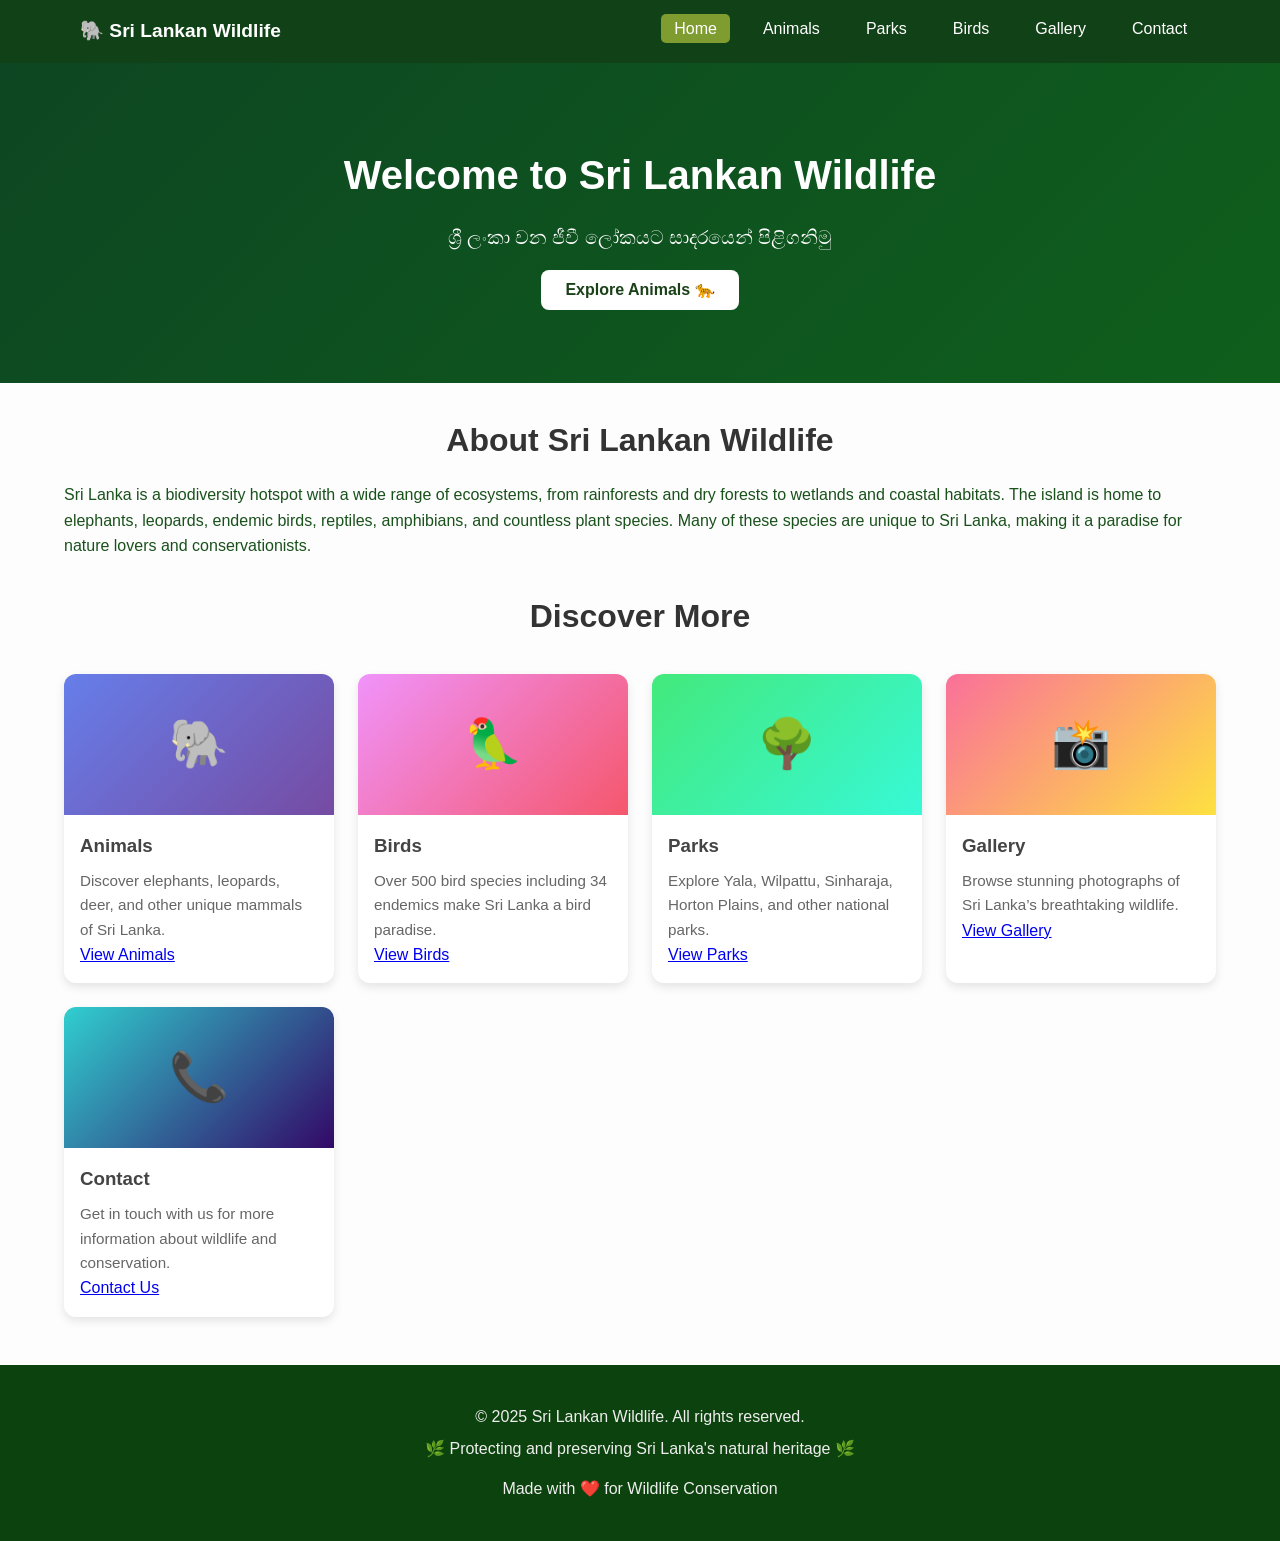
<file: index.html>
<!DOCTYPE html>
<html lang="si">
<head>
    <meta charset="UTF-8">
    <meta name="viewport" content="width=device-width, initial-scale=1.0">
    <meta name="description" content="Sri Lankan Wildlife - Explore the rich biodiversity of Sri Lanka, including animals, birds, and national parks.">
    <meta name="keywords" content="Sri Lanka wildlife, animals, birds, national parks, conservation">
    <meta name="author" content="Sri Lankan Wildlife">
    <title>Sri Lankan Wildlife - ශ්‍රී ලංකා වන ජීවී | Home</title>
    <link rel="stylesheet" href="style.css">
</head>
<body>
    <nav>
        <div class="container">
            <div class="logo">🐘 Sri Lankan Wildlife</div>
            <ul id="nav-menu">
                <li><a href="index.html" data-page="home" class="active">Home</a></li>
                <li><a href="animals.html" data-page="animals">Animals</a></li>
                <li><a href="parks.html" data-page="parks">Parks</a></li>
                <li><a href="birds.html" data-page="birds">Birds</a></li>
                <li><a href="gallery.html" data-page="gallery">Gallery</a></li>
                <li><a href="contact.html" data-page="contact">Contact</a></li>
            </ul>
        </div>
    </nav>

    <!-- Hero Section -->
    <header class="hero">
        <div class="hero-content">
            <h1>Welcome to Sri Lankan Wildlife</h1>
            <p>ශ්‍රී ලංකා වන ජීවී ලෝකයට සාදරයෙන් පිළිගනිමු</p>
            <a href="animals.html" class="btn">Explore Animals 🐆</a>
        </div>
    </header>

    <!-- About Section -->
    <section class="container">
        <h2>About Sri Lankan Wildlife</h2>
        <p>
            Sri Lanka is a biodiversity hotspot with a wide range of ecosystems,
            from rainforests and dry forests to wetlands and coastal habitats.
            The island is home to elephants, leopards, endemic birds, reptiles, amphibians,
            and countless plant species. Many of these species are unique to Sri Lanka,
            making it a paradise for nature lovers and conservationists.
        </p>
    </section>

    <!-- Quick Links -->
    <section class="container">
        <h2>Discover More</h2>
        <div class="cards">
            <div class="card">
                <div class="card-img" style="background: linear-gradient(135deg, #667eea 0%, #764ba2 100%);">🐘</div>
                <div class="card-content">
                    <h3>Animals</h3>
                    <p>Discover elephants, leopards, deer, and other unique mammals of Sri Lanka.</p>
                    <a href="animals.html" class="btn">View Animals</a>
                </div>
            </div>

            <div class="card">
                <div class="card-img" style="background: linear-gradient(135deg, #f093fb 0%, #f5576c 100%);">🦜</div>
                <div class="card-content">
                    <h3>Birds</h3>
                    <p>Over 500 bird species including 34 endemics make Sri Lanka a bird paradise.</p>
                    <a href="birds.html" class="btn">View Birds</a>
                </div>
            </div>

            <div class="card">
                <div class="card-img" style="background: linear-gradient(135deg, #43e97b 0%, #38f9d7 100%);">🌳</div>
                <div class="card-content">
                    <h3>Parks</h3>
                    <p>Explore Yala, Wilpattu, Sinharaja, Horton Plains, and other national parks.</p>
                    <a href="parks.html" class="btn">View Parks</a>
                </div>
            </div>

            <div class="card">
                <div class="card-img" style="background: linear-gradient(135deg, #fa709a 0%, #fee140 100%);">📸</div>
                <div class="card-content">
                    <h3>Gallery</h3>
                    <p>Browse stunning photographs of Sri Lanka’s breathtaking wildlife.</p>
                    <a href="gallery.html" class="btn">View Gallery</a>
                </div>
            </div>

            <div class="card">
                <div class="card-img" style="background: linear-gradient(135deg, #30cfd0 0%, #330867 100%);">📞</div>
                <div class="card-content">
                    <h3>Contact</h3>
                    <p>Get in touch with us for more information about wildlife and conservation.</p>
                    <a href="contact.html" class="btn">Contact Us</a>
                </div>
            </div>
        </div>
    </section>

    <!-- Footer -->
    <footer>
        <div class="container">
            <p>&copy; 2025 Sri Lankan Wildlife. All rights reserved.</p>
            <p>🌿 Protecting and preserving Sri Lanka's natural heritage 🌿</p>
            <p style="margin-top: 1rem;">Made with ❤️ for Wildlife Conservation</p>
        </div>
    </footer>
</body>
</html>
</file>
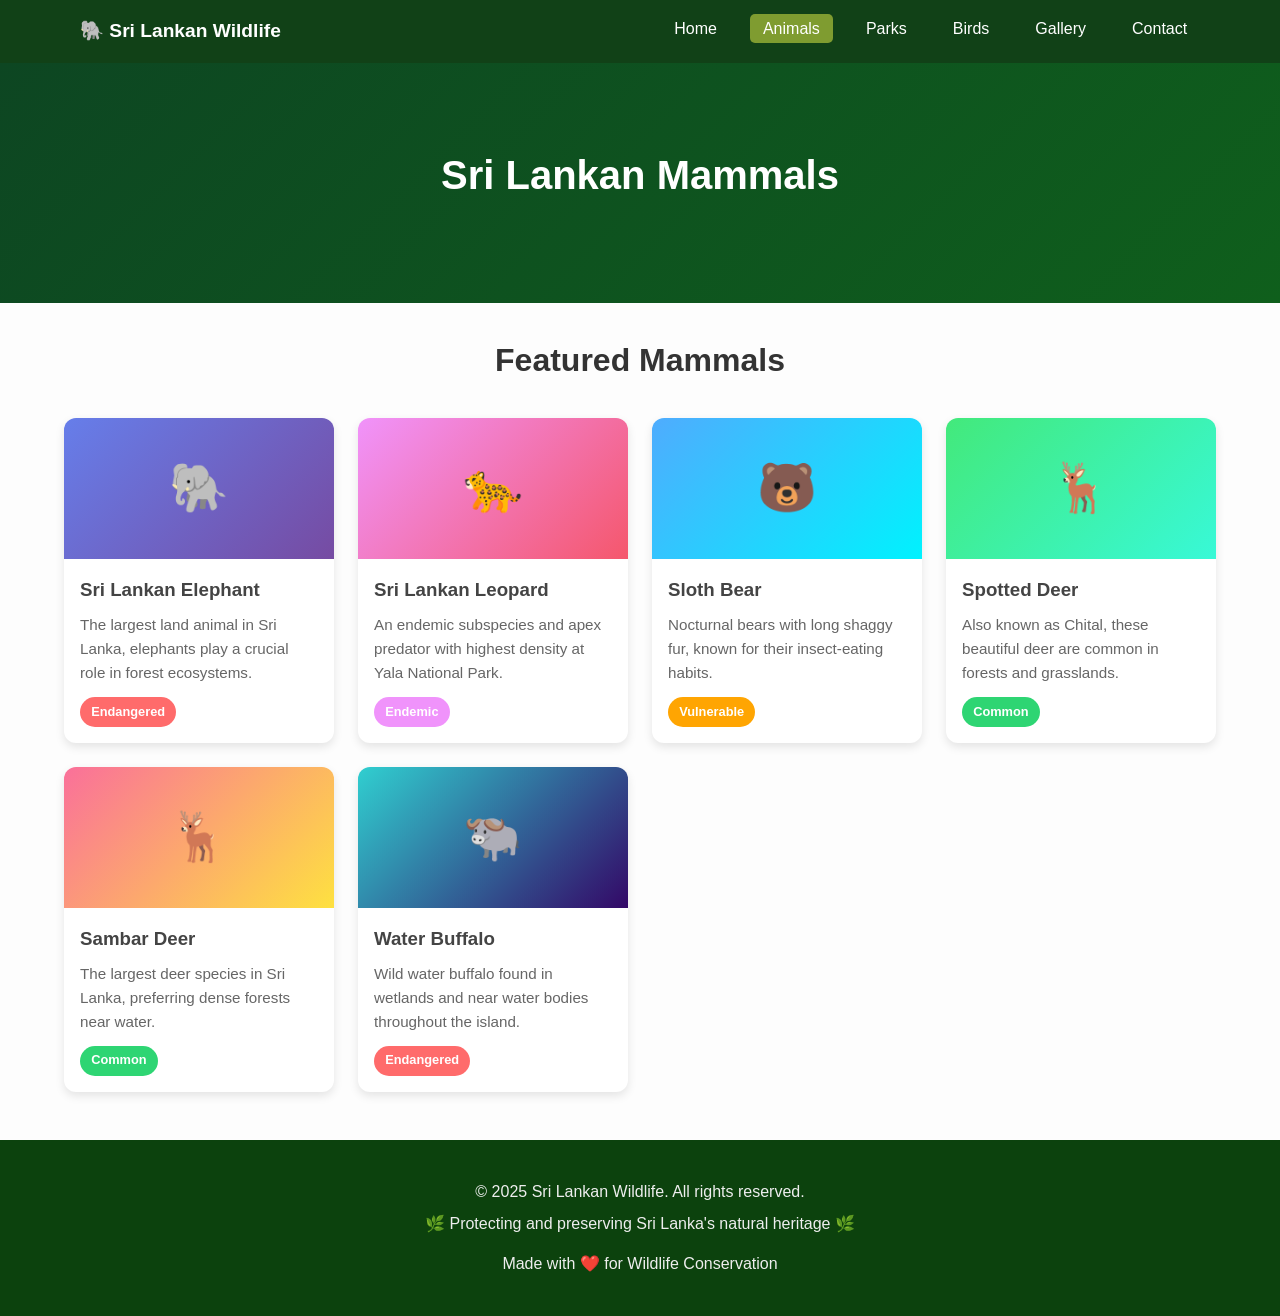
<file: animals.html>
<!DOCTYPE html>
<html lang="si">
<head>
    <meta charset="UTF-8">
    <meta name="viewport" content="width=device-width, initial-scale=1.0">
    <meta name="description" content="Discover Sri Lankan wildlife including elephants, leopards, and other endemic mammals. Learn about endangered species and conservation efforts.">
    <meta name="keywords" content="Sri Lankan wildlife, elephants, leopards, mammals, endangered species, wildlife conservation">
    <meta name="author" content="Sri Lankan Wildlife">
    <title>Sri Lankan Wildlife - ශ්‍රී ලංකා වන ජීවී | Animals & Mammals</title>
    <link rel="stylesheet" href="style.css">
</head>
<body>
    <!-- Navigation -->
    <nav>
        <div class="container">
            <div class="logo">🐘 Sri Lankan Wildlife</div>
            <ul id="nav-menu">
                <li><a href="index.html" data-page="home">Home</a></li>
                <li><a href="animals.html" data-page="animals" class="active">Animals</a></li>
                <li><a href="parks.html" data-page="parks">Parks</a></li>
                <li><a href="birds.html" data-page="birds">Birds</a></li>
                <li><a href="gallery.html" data-page="gallery">Gallery</a></li>
                <li><a href="contact.html" data-page="contact">Contact</a></li>
            </ul>
        </div>
    </nav>

    <!-- Hero Section -->
    <div id="animals" class="page">
        <div class="hero">
            <div class="hero-content">
                <h1>Sri Lankan Mammals</h1>
            </div>
        </div>
        
        <!-- Animals Section -->
        <section class="container">
            <h2>Featured Mammals</h2>
            
            <div class="cards">
                <!-- Elephant -->
                <div class="card" onclick="showAnimalDetails('elephant')">
                    <div class="card-img" style="background: linear-gradient(135deg, #667eea 0%, #764ba2 100%);">🐘</div>
                    <div class="card-content">
                        <h3>Sri Lankan Elephant</h3>
                        <p>The largest land animal in Sri Lanka, elephants play a crucial role in forest ecosystems.</p>
                        <span class="card-badge endangered">Endangered</span>
                    </div>
                </div>

                <!-- Leopard -->
                <div class="card" onclick="showAnimalDetails('leopard')">
                    <div class="card-img" style="background: linear-gradient(135deg, #f093fb 0%, #f5576c 100%);">🐆</div>
                    <div class="card-content">
                        <h3>Sri Lankan Leopard</h3>
                        <p>An endemic subspecies and apex predator with highest density at Yala National Park.</p>
                        <span class="card-badge endemic">Endemic</span>
                    </div>
                </div>

                <!-- Sloth Bear -->
                <div class="card" onclick="showAnimalDetails('bear')">
                    <div class="card-img" style="background: linear-gradient(135deg, #4facfe 0%, #00f2fe 100%);">🐻</div>
                    <div class="card-content">
                        <h3>Sloth Bear</h3>
                        <p>Nocturnal bears with long shaggy fur, known for their insect-eating habits.</p>
                        <span class="card-badge vulnerable">Vulnerable</span>
                    </div>
                </div>

                <!-- Spotted Deer -->
                <div class="card" onclick="showAnimalDetails('deer')">
                    <div class="card-img" style="background: linear-gradient(135deg, #43e97b 0%, #38f9d7 100%);">🦌</div>
                    <div class="card-content">
                        <h3>Spotted Deer</h3>
                        <p>Also known as Chital, these beautiful deer are common in forests and grasslands.</p>
                        <span class="card-badge common">Common</span>
                    </div>
                </div>

                <!-- Sambar Deer -->
                <div class="card" onclick="showAnimalDetails('sambar')">
                    <div class="card-img" style="background: linear-gradient(135deg, #fa709a 0%, #fee140 100%);">🦌</div>
                    <div class="card-content">
                        <h3>Sambar Deer</h3>
                        <p>The largest deer species in Sri Lanka, preferring dense forests near water.</p>
                        <span class="card-badge common">Common</span>
                    </div>
                </div>

                <!-- Water Buffalo -->
                <div class="card" onclick="showAnimalDetails('buffalo')">
                    <div class="card-img" style="background: linear-gradient(135deg, #30cfd0 0%, #330867 100%);">🐃</div>
                    <div class="card-content">
                        <h3>Water Buffalo</h3>
                        <p>Wild water buffalo found in wetlands and near water bodies throughout the island.</p>
                        <span class="card-badge endangered">Endangered</span>
                    </div>
                </div>
            </div>
        </section>
    </div>

    <!-- Modal for Animal Details -->
    <div id="animalModal" class="modal">
        <div class="modal-content">
            <span class="close" onclick="closeModal()">&times;</span>
            <div id="modalBody"></div>
        </div>
    </div>

    <!-- Footer -->
    <footer>
        <div class="container">
            <p>&copy; 2025 Sri Lankan Wildlife. All rights reserved.</p>
            <p>🌿 Protecting and preserving Sri Lanka's natural heritage 🌿</p>
            <p style="margin-top: 1rem;">Made with ❤️ for Wildlife Conservation</p>
        </div>
    </footer>

    <!-- JavaScript -->
    <script>
        // Animal details data
        const animalData = {
            elephant: {
                name: 'Sri Lankan Elephant',
                emoji: '🐘',
                scientific: 'Elephas maximus maximus',
                description: 'The Sri Lankan elephant is a subspecies of the Asian elephant. They are the largest living land animals in Sri Lanka and play a vital role in maintaining the island\'s ecosystem.',
                facts: [
                    'Population: Approximately 6,000 elephants',
                    'Height: Up to 3.2 meters at shoulder',
                    'Weight: 2,000 to 5,500 kg',
                    'Habitat: Forests, grasslands, and cultivated areas',
                    'Diet: Herbivores - eat up to 150kg of vegetation daily'
                ]
            },
            leopard: {
                name: 'Sri Lankan Leopard',
                emoji: '🐆',
                scientific: 'Panthera pardus kotiya',
                description: 'An endemic subspecies found only in Sri Lanka. Yala National Park has one of the highest leopard densities in the world.',
                facts: [
                    'Status: Endangered endemic subspecies',
                    'Population: Estimated 700-950 individuals',
                    'Weight: 50-77 kg',
                    'Habitat: Dry zone forests and grasslands',
                    'Diet: Carnivore - hunts deer, wild boar, and smaller mammals'
                ]
            },
            bear: {
                name: 'Sloth Bear',
                emoji: '🐻',
                scientific: 'Melursus ursinus',
                description: 'Nocturnal bears with distinctive long, shaggy fur. They have specialized lips and tongues for feeding on insects.',
                facts: [
                    'Status: Vulnerable',
                    'Weight: 80-145 kg',
                    'Height: 60-90 cm at shoulder',
                    'Diet: Primarily termites, ants, and fruits',
                    'Behavior: Mainly nocturnal and solitary'
                ]
            },
            deer: {
                name: 'Spotted Deer (Chital)',
                emoji: '🦌',
                scientific: 'Axis axis',
                description: 'Beautiful deer with white spots on their reddish-brown coat. They are one of the most common deer species in Sri Lankan national parks.',
                facts: [
                    'Height: 90 cm at shoulder',
                    'Weight: 30-75 kg',
                    'Habitat: Forests and grasslands',
                    'Diet: Grasses, leaves, and fruits',
                    'Social: Live in herds of 10-50 individuals'
                ]
            },
            sambar: {
                name: 'Sambar Deer',
                emoji: '🦌',
                scientific: 'Rusa unicolor',
                description: 'The largest deer species in Sri Lanka. They prefer dense forests near water sources and are mostly active during dawn and dusk.',
                facts: [
                    'Height: Up to 1.6 meters at shoulder',
                    'Weight: 100-315 kg',
                    'Habitat: Dense forests near water',
                    'Diet: Grasses, leaves, fruits, and aquatic plants',
                    'Behavior: Mostly solitary or in small groups'
                ]
            },
            buffalo: {
                name: 'Water Buffalo',
                emoji: '🐃',
                scientific: 'Bubalus arnee',
                description: 'Wild water buffalo found in wetlands and near water bodies. They are critically endangered in the wild.',
                facts: [
                    'Status: Endangered',
                    'Weight: 700-1,200 kg',
                    'Height: 1.5-1.9 meters',
                    'Habitat: Wetlands, marshes, and riverbanks',
                    'Diet: Aquatic plants, grasses, and herbs'
                ]
            }
        };

        // Show animal details
        function showAnimalDetails(animal) {
            const data = animalData[animal];
            const modal = document.getElementById('animalModal');
            const modalBody = document.getElementById('modalBody');
            
            modalBody.innerHTML = `
                <div style="text-align: center; font-size: 4rem; margin-bottom: 1rem;">${data.emoji}</div>
                <h2 style="color: #667eea; margin-bottom: 0.5rem;">${data.name}</h2>
                <p style="font-style: italic; color: #666; margin-bottom: 1rem;">${data.scientific}</p>
                <p style="margin-bottom: 1.5rem; line-height: 1.6;">${data.description}</p>
                <h3 style="color: #667eea; margin-bottom: 1rem;">Key Facts:</h3>
                <ul style="list-style: none; padding: 0;">
                    ${data.facts.map(fact => `<li style="padding: 0.5rem 0; border-bottom: 1px solid #eee;">✓ ${fact}</li>`).join('')}
                </ul>
            `;
            
            modal.classList.add('active');
        }

        // Close modal
        function closeModal() {
            document.getElementById('animalModal').classList.remove('active');
        }

        // Close when clicking outside modal
        window.onclick = function(event) {
            const modal = document.getElementById('animalModal');
            if (event.target == modal) {
                closeModal();
            }
        }
    </script>
</body>
</html>
</file>
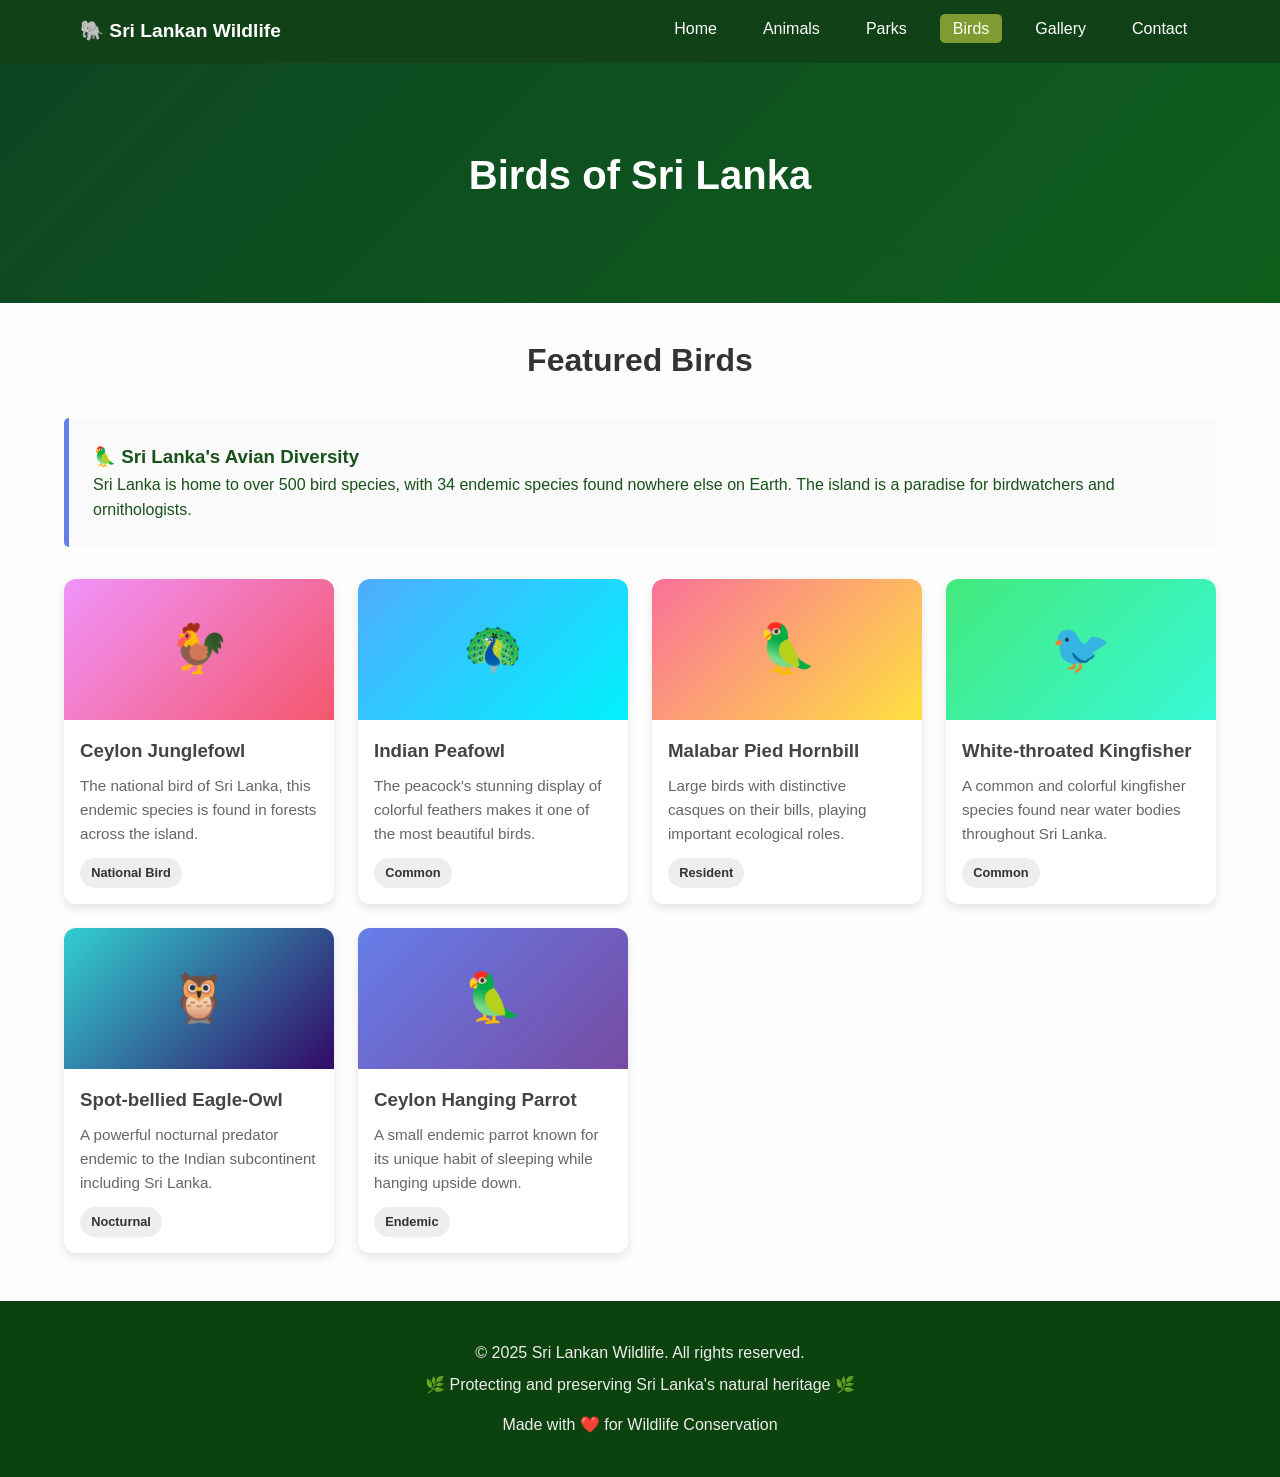
<file: birds.html>
<!DOCTYPE html>
<html lang="si">
<head>
    <meta charset="UTF-8">
    <meta name="viewport" content="width=device-width, initial-scale=1.0">
    <title>Sri Lankan Wildlife - ශ්‍රී ලංකා වන ජීවී | Birds</title>
    <link rel="stylesheet" href="style.css">
</head>
<body>
    <!-- Navigation -->
    <nav>
        <div class="container">
            <div class="logo">🐘 Sri Lankan Wildlife</div>
            <ul id="nav-menu">
                <li><a href="index.html" data-page="home">Home</a></li>
                <li><a href="animals.html" data-page="animals">Animals</a></li>
                <li><a href="parks.html" data-page="parks">Parks</a></li>
                <li><a href="birds.html" data-page="birds" class="active">Birds</a></li>
                <li><a href="gallery.html" data-page="gallery">Gallery</a></li>
                <li><a href="contact.html" data-page="contact">Contact</a></li>
            </ul>
        </div>
    </nav>

    <!-- Hero Section -->
    <div id="birds" class="page">
        <div class="hero">
            <div class="hero-content">
                <h1>Birds of Sri Lanka</h1>
            </div>
        </div>
        
        <!-- Birds Section -->
        <section class="container">
            <h2>Featured Birds</h2>

            <div class="info-section">
                <h3>🦜 Sri Lanka's Avian Diversity</h3>
                <p>Sri Lanka is home to over 500 bird species, with 34 endemic species found nowhere else on Earth. The island is a paradise for birdwatchers and ornithologists.</p>
            </div>
            
            <div class="cards">
                <!-- Junglefowl -->
                <div class="card" onclick="showBirdDetails('junglefowl')">
                    <div class="card-img" style="background: linear-gradient(135deg, #f093fb 0%, #f5576c 100%);">🐓</div>
                    <div class="card-content">
                        <h3>Ceylon Junglefowl</h3>
                        <p>The national bird of Sri Lanka, this endemic species is found in forests across the island.</p>
                        <span class="card-badge">National Bird</span>
                    </div>
                </div>
                <!-- Peafowl -->
                <div class="card" onclick="showBirdDetails('peafowl')">
                    <div class="card-img" style="background: linear-gradient(135deg, #4facfe 0%, #00f2fe 100%);">🦚</div>
                    <div class="card-content">
                        <h3>Indian Peafowl</h3>
                        <p>The peacock's stunning display of colorful feathers makes it one of the most beautiful birds.</p>
                        <span class="card-badge">Common</span>
                    </div>
                </div>
                <!-- Hornbill -->
                <div class="card" onclick="showBirdDetails('hornbill')">
                    <div class="card-img" style="background: linear-gradient(135deg, #fa709a 0%, #fee140 100%);">🦜</div>
                    <div class="card-content">
                        <h3>Malabar Pied Hornbill</h3>
                        <p>Large birds with distinctive casques on their bills, playing important ecological roles.</p>
                        <span class="card-badge">Resident</span>
                    </div>
                </div>
                <!-- Kingfisher -->
                <div class="card" onclick="showBirdDetails('kingfisher')">
                    <div class="card-img" style="background: linear-gradient(135deg, #43e97b 0%, #38f9d7 100%);">🐦</div>
                    <div class="card-content">
                        <h3>White-throated Kingfisher</h3>
                        <p>A common and colorful kingfisher species found near water bodies throughout Sri Lanka.</p>
                        <span class="card-badge">Common</span>
                    </div>
                </div>
                <!-- Owl -->
                <div class="card" onclick="showBirdDetails('owl')">
                    <div class="card-img" style="background: linear-gradient(135deg, #30cfd0 0%, #330867 100%);">🦉</div>
                    <div class="card-content">
                        <h3>Spot-bellied Eagle-Owl</h3>
                        <p>A powerful nocturnal predator endemic to the Indian subcontinent including Sri Lanka.</p>
                        <span class="card-badge">Nocturnal</span>
                    </div>
                </div>
                <!-- Parrot -->
                <div class="card" onclick="showBirdDetails('parrot')">
                    <div class="card-img" style="background: linear-gradient(135deg, #667eea 0%, #764ba2 100%);">🦜</div>
                    <div class="card-content">
                        <h3>Ceylon Hanging Parrot</h3>
                        <p>A small endemic parrot known for its unique habit of sleeping while hanging upside down.</p>
                        <span class="card-badge">Endemic</span>
                    </div>
                </div>
            </div>
        </section>
    </div>

    <!-- Modal -->
    <div id="birdModal" class="modal">
        <div class="modal-content">
            <span class="close" onclick="closeModal()">&times;</span>
            <div id="modalBody"></div>
        </div>
    </div>

    <!-- Footer -->
    <footer>
        <div class="container">
            <p>&copy; 2025 Sri Lankan Wildlife. All rights reserved.</p>
            <p>🌿 Protecting and preserving Sri Lanka's natural heritage 🌿</p>
            <p style="margin-top: 1rem;">Made with ❤️ for Wildlife Conservation</p>
        </div>
    </footer>

    <!-- JavaScript -->
    <script>
        const birdData = {
            junglefowl: {
                name: 'Ceylon Junglefowl',
                emoji: '🐓',
                description: 'The national bird of Sri Lanka and an endemic species. Males are brightly colored while females are brownish.',
                facts: [
                    'Status: National Bird of Sri Lanka',
                    'Habitat: Forests and scrublands',
                    'Diet: Seeds, fruits, insects',
                    'Behavior: Ground-dwelling'
                ]
            },
            peafowl: {
                name: 'Indian Peafowl',
                emoji: '🦚',
                description: 'Famous for the peacock’s colorful feather displays used in courtship.',
                facts: [
                    'Habitat: Open forests and grasslands',
                    'Diet: Seeds, insects, reptiles',
                    'Male Display: 200+ tail feathers',
                    'Conservation Status: Least Concern'
                ]
            },
            hornbill: {
                name: 'Malabar Pied Hornbill',
                emoji: '🦜',
                description: 'Large bird with a huge bill and casque, plays a key role in seed dispersal.',
                facts: [
                    'Habitat: Evergreen forests',
                    'Diet: Fruits and small animals',
                    'Conservation: Near Threatened',
                    'Behavior: Female seals nest cavity'
                ]
            },
            kingfisher: {
                name: 'White-throated Kingfisher',
                emoji: '🐦',
                description: 'Common kingfisher, often seen near water bodies, with bright blue wings and red beak.',
                facts: [
                    'Diet: Fish, insects, small reptiles',
                    'Call: Loud, laughing-like',
                    'Size: 27–28 cm long',
                    'Conservation: Least Concern'
                ]
            },
            owl: {
                name: 'Spot-bellied Eagle-Owl',
                emoji: '🦉',
                description: 'A powerful nocturnal predator with distinctive calls, found in dense forests.',
                facts: [
                    'Size: 50–65 cm',
                    'Diet: Small mammals, reptiles, birds',
                    'Habitat: Forests',
                    'Activity: Nocturnal'
                ]
            },
            parrot: {
                name: 'Ceylon Hanging Parrot',
                emoji: '🦜',
                description: 'A small green parrot endemic to Sri Lanka, known for sleeping upside down.',
                facts: [
                    'Size: 13 cm',
                    'Diet: Nectar, fruits, flowers',
                    'Behavior: Sleeps upside down',
                    'Conservation: Least Concern'
                ]
            }
        };

        function showBirdDetails(bird) {
            const data = birdData[bird];
            const modal = document.getElementById('birdModal');
            const modalBody = document.getElementById('modalBody');

            modalBody.innerHTML = `
                <div style="text-align: center; font-size: 4rem; margin-bottom: 1rem;">${data.emoji}</div>
                <h2 style="color: #667eea; margin-bottom: 0.5rem;">${data.name}</h2>
                <p style="margin-bottom: 1.5rem; line-height: 1.6;">${data.description}</p>
                <h3 style="color: #667eea; margin-bottom: 1rem;">Key Facts:</h3>
                <ul style="list-style: none; padding: 0;">
                    ${data.facts.map(fact => `<li style="padding: 0.5rem 0; border-bottom: 1px solid #eee;">✓ ${fact}</li>`).join('')}
                </ul>
            `;

            modal.classList.add('active');
        }

        function closeModal() {
            document.getElementById('birdModal').classList.remove('active');
        }

        window.onclick = function(event) {
            const modal = document.getElementById('birdModal');
            if (event.target == modal) {
                closeModal();
            }
        }
    </script>
</body>
</html>
</file>
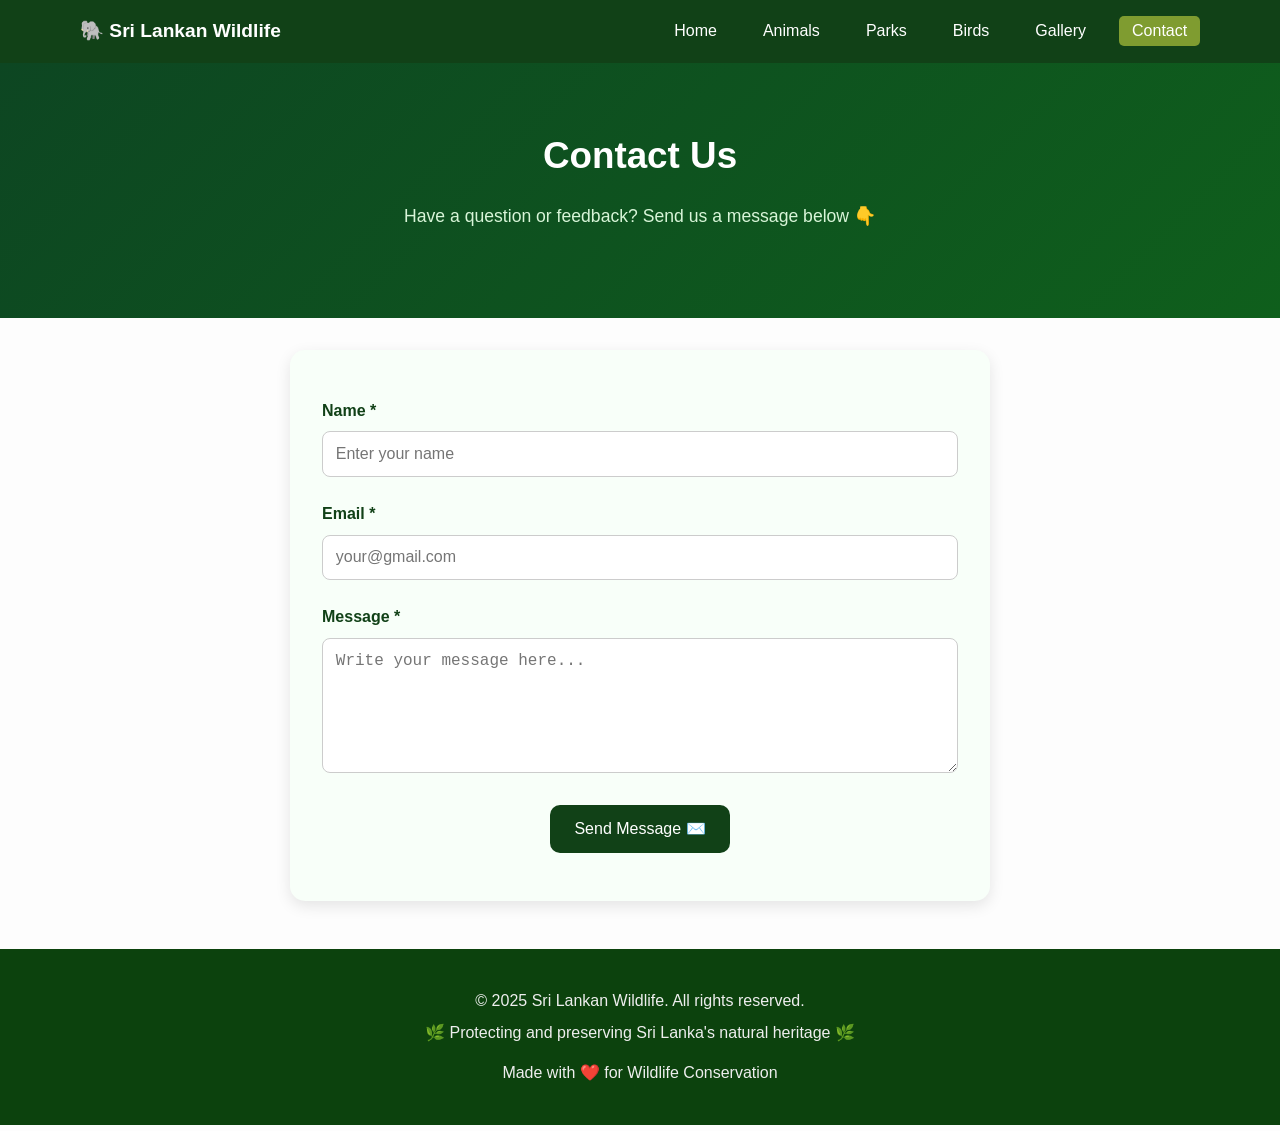
<file: contact.html>
<!DOCTYPE html>
<html lang="si">
<head>
  <meta charset="UTF-8">
  <meta name="viewport" content="width=device-width, initial-scale=1.0">
  <title>Sri Lankan Wildlife - ශ්‍රී ලංකා වන ජීවී | Contact</title>
  <link rel="stylesheet" href="style.css">
</head>
<body>

  <!-- Navigation -->
  <nav>
    <div class="container" style="display: flex; justify-content: space-between; align-items: center;">
      <div class="logo">🐘 Sri Lankan Wildlife</div>
      <ul id="nav-menu">
        <li><a href="index.html">Home</a></li>
        <li><a href="animals.html">Animals</a></li>
        <li><a href="parks.html">Parks</a></li>
        <li><a href="birds.html">Birds</a></li>
        <li><a href="gallery.html">Gallery</a></li>
        <li><a href="contact.html" class="active">Contact</a></li>
      </ul>
    </div>
  </nav>

  <!-- Contact Header -->
  <section class="hero contact-hero">
    <h1>Contact Us</h1>
    <p>Have a question or feedback? Send us a message below 👇</p>
  </section>

  <!-- Contact Form Section -->
  <section class="contact-section container">
    <form action="contact.php" method="POST" class="contact-form">
      <div class="form-group">
        <label for="name">Name *</label>
        <input type="text" id="name" name="name" required placeholder="Enter your name">
      </div>

      <div class="form-group">
        <label for="email">Email *</label>
        <input type="email" id="email" name="email" required placeholder="your@gmail.com">
      </div>

      <div class="form-group">
        <label for="msg">Message *</label>
        <textarea id="msg" name="msg" rows="6" required placeholder="Write your message here..."></textarea>
      </div>

      <button type="submit" class="btn">Send Message ✉️</button>
    </form>
  </section>

  <!-- Footer -->
  <footer>
    <p>&copy; 2025 Sri Lankan Wildlife. All rights reserved.</p>
    <p>🌿 Protecting and preserving Sri Lanka's natural heritage 🌿</p>
    <p style="margin-top: 1rem;">Made with ❤️ for Wildlife Conservation</p>
  </footer>

</body>
</html>
</file>
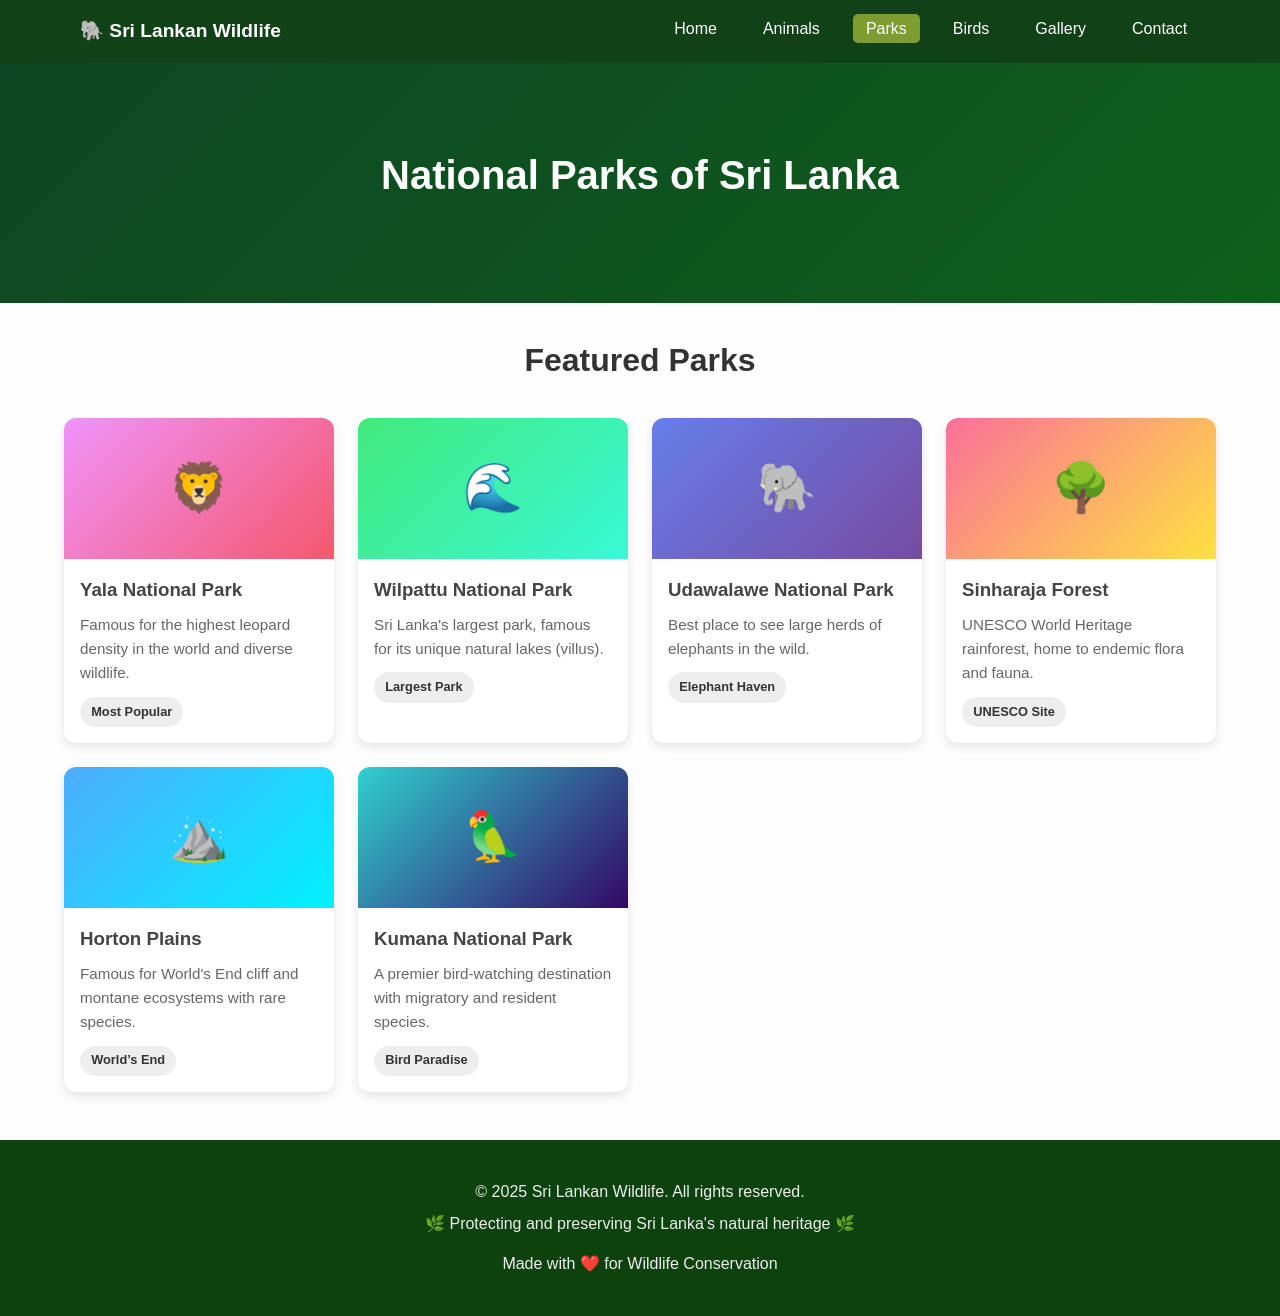
<file: parks.html>
<!DOCTYPE html>
<html lang="si">
<head>
    <meta charset="UTF-8">
    <meta name="viewport" content="width=device-width, initial-scale=1.0">
    <meta name="description" content="Sri Lanka's National Parks - Explore the rich biodiversity and natural heritage of Sri Lanka.">
    <meta name="keywords" content="Sri Lanka national parks, Yala, Wilpattu, Udawalawe, Sinharaja, Horton Plains, Kumana">
    <meta name="author" content="Sri Lankan Wildlife">
    <title>Sri Lankan Wildlife - ශ්‍රී ලංකා වන ජීවී | National Parks</title>
    <link rel="stylesheet" href="style.css">
</head>
<body>
    <!-- Navigation -->
    <nav>
        <div class="container">
            <div class="logo">🐘 Sri Lankan Wildlife</div>
            <ul id="nav-menu">
                <li><a href="index.html" data-page="home">Home</a></li>
                <li><a href="animals.html" data-page="animals">Animals</a></li>
                <li><a href="parks.html" data-page="parks" class="active">Parks</a></li>
                <li><a href="birds.html" data-page="birds">Birds</a></li>
                <li><a href="gallery.html" data-page="gallery">Gallery</a></li>
                <li><a href="contact.html" data-page="contact">Contact</a></li>
            </ul>
        </div>
    </nav>

    <!-- Hero Section -->
    <div id="parks" class="page">
        <div class="hero">
            <div class="hero-content">
                <h1>National Parks of Sri Lanka</h1>
            </div>
        </div>
        
        <!-- Parks Section -->
        <section class="container">
            <h2>Featured Parks</h2>
            
            <div class="cards">
                <!-- Yala -->
                <div class="card" onclick="showParkDetails('yala')">
                    <div class="card-img" style="background: linear-gradient(135deg, #f093fb 0%, #f5576c 100%);">🦁</div>
                    <div class="card-content">
                        <h3>Yala National Park</h3>
                        <p>Famous for the highest leopard density in the world and diverse wildlife.</p>
                        <span class="card-badge popular">Most Popular</span>
                    </div>
                </div>

                <!-- Wilpattu -->
                <div class="card" onclick="showParkDetails('wilpattu')">
                    <div class="card-img" style="background: linear-gradient(135deg, #43e97b 0%, #38f9d7 100%);">🌊</div>
                    <div class="card-content">
                        <h3>Wilpattu National Park</h3>
                        <p>Sri Lanka's largest park, famous for its unique natural lakes (villus).</p>
                        <span class="card-badge">Largest Park</span>
                    </div>
                </div>

                <!-- Udawalawe -->
                <div class="card" onclick="showParkDetails('udawalawe')">
                    <div class="card-img" style="background: linear-gradient(135deg, #667eea 0%, #764ba2 100%);">🐘</div>
                    <div class="card-content">
                        <h3>Udawalawe National Park</h3>
                        <p>Best place to see large herds of elephants in the wild.</p>
                        <span class="card-badge">Elephant Haven</span>
                    </div>
                </div>

                <!-- Sinharaja -->
                <div class="card" onclick="showParkDetails('sinharaja')">
                    <div class="card-img" style="background: linear-gradient(135deg, #fa709a 0%, #fee140 100%);">🌳</div>
                    <div class="card-content">
                        <h3>Sinharaja Forest</h3>
                        <p>UNESCO World Heritage rainforest, home to endemic flora and fauna.</p>
                        <span class="card-badge">UNESCO Site</span>
                    </div>
                </div>

                <!-- Horton Plains -->
                <div class="card" onclick="showParkDetails('horton')">
                    <div class="card-img" style="background: linear-gradient(135deg, #4facfe 0%, #00f2fe 100%);">⛰️</div>
                    <div class="card-content">
                        <h3>Horton Plains</h3>
                        <p>Famous for World's End cliff and montane ecosystems with rare species.</p>
                        <span class="card-badge">World’s End</span>
                    </div>
                </div>

                <!-- Kumana -->
                <div class="card" onclick="showParkDetails('kumana')">
                    <div class="card-img" style="background: linear-gradient(135deg, #30cfd0 0%, #330867 100%);">🦜</div>
                    <div class="card-content">
                        <h3>Kumana National Park</h3>
                        <p>A premier bird-watching destination with migratory and resident species.</p>
                        <span class="card-badge">Bird Paradise</span>
                    </div>
                </div>
            </div>
        </section>
    </div>

    <!-- Modal -->
    <div id="parkModal" class="modal">
        <div class="modal-content">
            <span class="close" onclick="closeModal()">&times;</span>
            <div id="modalBody"></div>
        </div>
    </div>

    <!-- Footer -->
    <footer>
        <div class="container">
            <p>&copy; 2025 Sri Lankan Wildlife. All rights reserved.</p>
            <p>🌿 Protecting and preserving Sri Lanka's natural heritage 🌿</p>
            <p style="margin-top: 1rem;">Made with ❤️ for Wildlife Conservation</p>
        </div>
    </footer>

    <!-- JavaScript -->
    <script>
    const parkData = {
        yala: {
            name: 'Yala National Park',
            emoji: '🦁',
            description: 'Located in the southeast, Yala is the most visited and second largest national park in Sri Lanka. It is famous for its leopards, elephants, sloth bears, and diverse birdlife.',
            facts: [
                'Area: 979 km²',
                'Famous for: Leopards (highest density in the world)',
                'Other wildlife: Elephants, sloth bears, crocodiles',
                'Best time to visit: February - July'
            ],
            link: 'https://www.dwc.gov.lk/wnp/yala-national-park/' // official link
        },
        wilpattu: {
            name: 'Wilpattu National Park',
            emoji: '🌊',
            description: 'The largest national park in Sri Lanka, Wilpattu is unique for its "villus" – natural sand-rimmed lakes. It is known for leopards, sloth bears, and bird species.',
            facts: [
                'Area: 1,317 km²',
                'Unique feature: Over 60 natural lakes',
                'Wildlife: Leopards, elephants, sloth bears',
                'Best time to visit: February - October'
            ],
            link: 'https://www.dwc.gov.lk/wnp/wilpattu-national-park/'
        },
        udawalawe: {
            name: 'Udawalawe National Park',
            emoji: '🐘',
            description: 'Famous for its large elephant population, Udawalawe is one of the best places in Asia to see wild elephants up close.',
            facts: [
                'Area: 308 km²',
                'Highlight: Large herds of elephants',
                'Other wildlife: Water buffalo, deer, crocodiles',
                'Best time to visit: All year round'
            ],
            link: 'https://www.dwc.gov.lk/wnp/udawalawe-national-park/'
        },
        sinharaja: {
            name: 'Sinharaja Forest Reserve',
            emoji: '🌳',
            description: 'Sri Lanka’s last viable area of primary tropical rainforest, Sinharaja is a UNESCO World Heritage Site. It is rich in endemic species of birds, mammals, and plants.',
            facts: [
                'Area: 88 km²',
                'UNESCO World Heritage Site',
                'Wildlife: Endemic birds, reptiles, amphibians',
                'Best time to visit: December - April'
            ],
            link: 'https://whc.unesco.org/en/list/405/' // official UNESCO page
        },
        horton: {
            name: 'Horton Plains',
            emoji: '⛰️',
            description: 'A montane national park famous for World’s End cliff and Baker’s Falls. It is home to unique flora and fauna adapted to highland ecosystems.',
            facts: [
                'Area: 31 km²',
                'Highlight: World’s End & Baker’s Falls',
                'Wildlife: Sambar deer, endemic birds',
                'Best time to visit: January - March'
            ],
            link: 'https://www.dwc.gov.lk/wnp/horton-plains-national-park/'
        },
        kumana: {
            name: 'Kumana National Park',
            emoji: '🦜',
            description: 'Located in the southeast, Kumana is famous for its rich birdlife, particularly migratory waterfowl and wading birds.',
            facts: [
                'Area: 357 km²',
                'Highlight: Migratory birds',
                'Wildlife: Pelicans, herons, painted storks',
                'Best time to visit: April - July'
            ],
            link: 'https://www.dwc.gov.lk/wnp/kumana-national-park/'
        }
    };

    function showParkDetails(park) {
        const data = parkData[park];
        const modal = document.getElementById('parkModal');
        const modalBody = document.getElementById('modalBody');

        modalBody.innerHTML = `
            <div style="text-align: center; font-size: 4rem; margin-bottom: 1rem;">${data.emoji}</div>
            <h2 style="color: #667eea; margin-bottom: 0.5rem;">${data.name}</h2>
            <p style="margin-bottom: 1.5rem; line-height: 1.6;">${data.description}</p>
            <h3 style="color: #667eea; margin-bottom: 1rem;">Key Facts:</h3>
            <ul style="list-style: none; padding: 0;">
                ${data.facts.map(fact => `<li style="padding: 0.5rem 0; border-bottom: 1px solid #eee;">✓ ${fact}</li>`).join('')}
            </ul>
            <div style="text-align:center; margin-top: 1.5rem;">
                <a href="${data.link}" target="_blank" 
                   style="display:inline-block; background:#667eea; color:white; padding:10px 20px; border-radius:8px; text-decoration:none;">
                   🌐 Visit Official Website
                </a>
            </div>
        `;

        modal.classList.add('active');
    }

    function closeModal() {
        document.getElementById('parkModal').classList.remove('active');
    }

    window.onclick = function(event) {
        const modal = document.getElementById('parkModal');
        if (event.target == modal) {
            closeModal();
        }
    }
</script>
</body>
</html>
</file>
<file: style.css>
/* --------------------
   Global Styles
--------------------- */
* {
  margin: 0;
  padding: 0;
  box-sizing: border-box;
}

body {
  font-family: "Segoe UI", Tahoma, Geneva, Verdana, sans-serif;
  line-height: 1.6;
  background: #fdfdfd;
  color: #19511b;
}

/* Container */
.container {
  width: 90%;
  max-width: 1200px;
  margin: auto;
}

/* --------------------
   Navigation
--------------------- */
nav {
  background: #114117;
  color: white;
  padding: 1rem 0;
  position: sticky;
  top: 0;
  z-index: 1000;
}

nav .logo {
  font-size: 1.2rem;
  font-weight: bold;
  float: left;
  margin-left: 1rem;
}

#nav-menu {
  list-style: none;
  float: right;
  margin-right: 1rem;
}

#nav-menu li {
  display: inline-block;
  margin-left: 1rem;
}

#nav-menu a {
  color: white;
  text-decoration: none;
  font-weight: 500;
  padding: .4rem .8rem;
  border-radius: 5px;
  transition: background .3s;
}

#nav-menu a:hover,
#nav-menu a.active {
  background: #f6ff4c7a;
  color: #fff;
}

/* Clear floats */
nav::after {
  content: "";
  display: table;
  clear: both;
}

/* --------------------
   Hero Section
--------------------- */
.hero {
  background: linear-gradient(135deg, #0d4622, #0f5f1c);
  color: white;
  text-align: center;
  padding: 5rem 2rem;
}

.hero h1 {
  font-size: 2.5rem;
  margin-bottom: 1rem;
}

.hero p {
  font-size: 1.2rem;
  margin-bottom: 1.5rem;
}

.hero .btn {
  background: white;
  color: #1b4119;
  padding: .7rem 1.5rem;
  border-radius: 8px;
  text-decoration: none;
  font-weight: bold;
}

.hero .btn:hover {
  background: #ddd;
}

/* --------------------
   Section Headings
--------------------- */
section h2 {
  text-align: center;
  margin: 2rem 0 1rem;
  font-size: 2rem;
  color: #333;
}

/* --------------------
   Cards Layout
--------------------- */
.cards {
  display: grid;
  grid-template-columns: repeat(auto-fit, minmax(250px, 1fr));
  gap: 1.5rem;
  margin-top: 2rem;
}

.card {
  background: white;
  border-radius: 12px;
  overflow: hidden;
  box-shadow: 0 4px 10px rgba(0,0,0,0.1);
  transition: transform .3s;
  cursor: pointer;
}

.card:hover {
  transform: translateY(-5px);
}

.card-img {
  font-size: 3rem;
  text-align: center;
  padding: 2rem;
}

.card-content {
  padding: 1rem;
}

.card-content h3 {
  margin-bottom: .5rem;
  color: #444;
}

.card-content p {
  font-size: .95rem;
  color: #666;
}

.card-badge {
  display: inline-block;
  margin-top: .7rem;
  padding: .3rem .7rem;
  font-size: .8rem;
  border-radius: 20px;
  background: #eee;
  color: #333;
  font-weight: bold;
}

.card-badge.endangered {
  background: #ff6b6b;
  color: white;
}

.card-badge.endemic {
  background: #f093fb;
  color: white;
}

.card-badge.vulnerable {
  background: #ffa502;
  color: white;
}

.card-badge.common {
  background: #2ed573;
  color: white;
}

/* --------------------
   Info Section
--------------------- */
.info-section {
  margin-top: 2rem;
  padding: 1.5rem;
  background: #fafafa;
  border-left: 5px solid #667eea;
  border-radius: 5px;
}

/* --------------------
   Modal Styles
--------------------- */
.modal {
  display: none;
  position: fixed;
  z-index: 2000;
  left: 0;
  top: 0;
  width: 100%;
  height: 100%;
  overflow: auto;
  background: rgba(0,0,0,0.7);
  justify-content: center;
  align-items: center;
}

.modal.active {
  display: flex;
}

.modal-content {
  background: white;
  padding: 2rem;
  border-radius: 10px;
  width: 90%;
  max-width: 600px;
  animation: fadeIn .4s ease;
  position: relative;
}

.close {
  position: absolute;
  top: 10px;
  right: 15px;
  font-size: 1.5rem;
  cursor: pointer;
  color: #333;
}

/* Animation */
@keyframes fadeIn {
  from {opacity: 0; transform: translateY(-20px);}
  to {opacity: 1; transform: translateY(0);}
}

#slider {
  position: relative;
  width: 100%;
  max-width: 800px;   /* Slider max width */
  margin: 2rem auto;
  text-align: center;
  overflow: hidden;
}

#slider img {
  width: 100%;
  height: 450px;       /* All images same height */
  object-fit: cover;   /* Crop/zoom to fill while keeping ratio */
  border-radius: 10px;
}

#slider .prev, 
#slider .next {
  position: absolute;
  top: 50%;
  transform: translateY(-50%);
  background: rgba(0,0,0,0.5);
  color: white;
  border: none;
  font-size: 2rem;
  padding: 0.5rem 1rem;
  cursor: pointer;
  border-radius: 5px;
}

#slider .prev { left: 10px; }
#slider .next { right: 10px; }

#slider .prev:hover, 
#slider .next:hover {
  background: rgba(0,0,0,0.7);
}
/* --------------------
   Contact Page Styles
--------------------- */
.contact-hero {
  background: linear-gradient(135deg, #0d4622, #0f5f1c);
  color: white;
  text-align: center;
  padding: 4rem 1.5rem;
}

.contact-hero h1 {
  font-size: 2.3rem;
  margin-bottom: 1rem;
}

.contact-hero p {
  font-size: 1.1rem;
  color: #d8f5d8;
}

/* Contact Form */
.contact-section {
  background: #f8fff9;
  padding: 3rem 2rem;
  margin-top: 2rem;
  border-radius: 15px;
  box-shadow: 0 5px 15px rgba(0,0,0,0.1);
  max-width: 700px;
  text-align: center;
}

.contact-form {
  display: flex;
  flex-direction: column;
  gap: 1.5rem;
}

.form-group {
  text-align: left;
}

.form-group label {
  display: block;
  margin-bottom: .5rem;
  font-weight: bold;
  color: #114117;
}

.form-group input,
.form-group textarea {
  width: 100%;
  padding: .8rem;
  border: 1px solid #ccc;
  border-radius: 8px;
  font-size: 1rem;
  outline: none;
  transition: 0.3s;
}

.form-group input:focus,
.form-group textarea:focus {
  border-color: #218838;
  box-shadow: 0 0 5px rgba(33, 136, 56, 0.4);
}

.contact-form .btn {
  background: #114117;
  color: white;
  padding: .9rem 1.5rem;
  font-size: 1rem;
  border: none;
  border-radius: 10px;
  cursor: pointer;
  transition: background 0.3s;
  width: fit-content;
  margin: 0 auto;
}

.contact-form .btn:hover {
  background: #1b5e20;
}


/* --------------------
   Footer
--------------------- */
footer {
  background: #0c420d;
  color: #eee;
  text-align: center;
  padding: 2rem 1rem;
  margin-top: 3rem;
}

footer p {
  margin: .5rem 0;
  line-height: 1.5;
}

/* --------------------
   Responsive
--------------------- */
@media (max-width: 768px) {
  nav .logo {
    float: none;
    text-align: center;
    margin-bottom: .5rem;
  }
  #nav-menu {
    float: none;
    text-align: center;
  }
  #nav-menu li {
    display: inline-block;
    margin: .5rem;
  }
}
</file>
